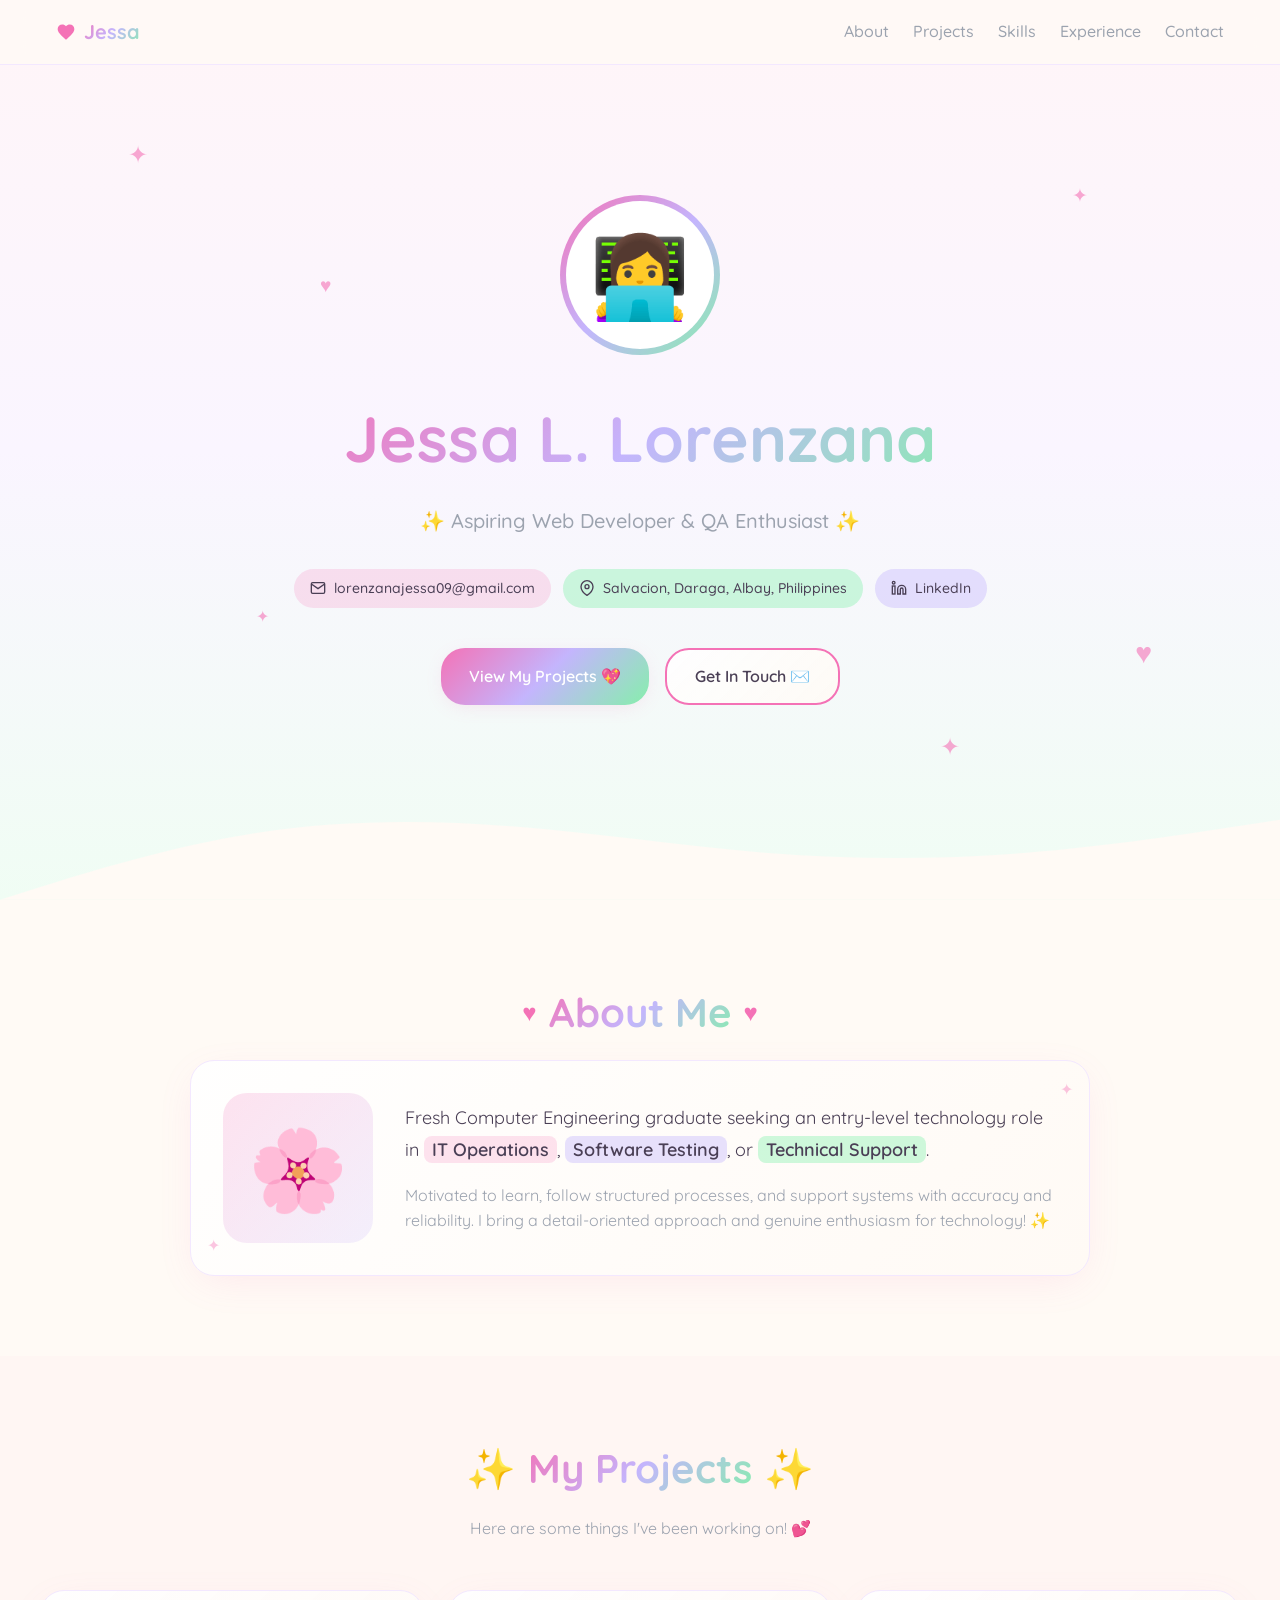
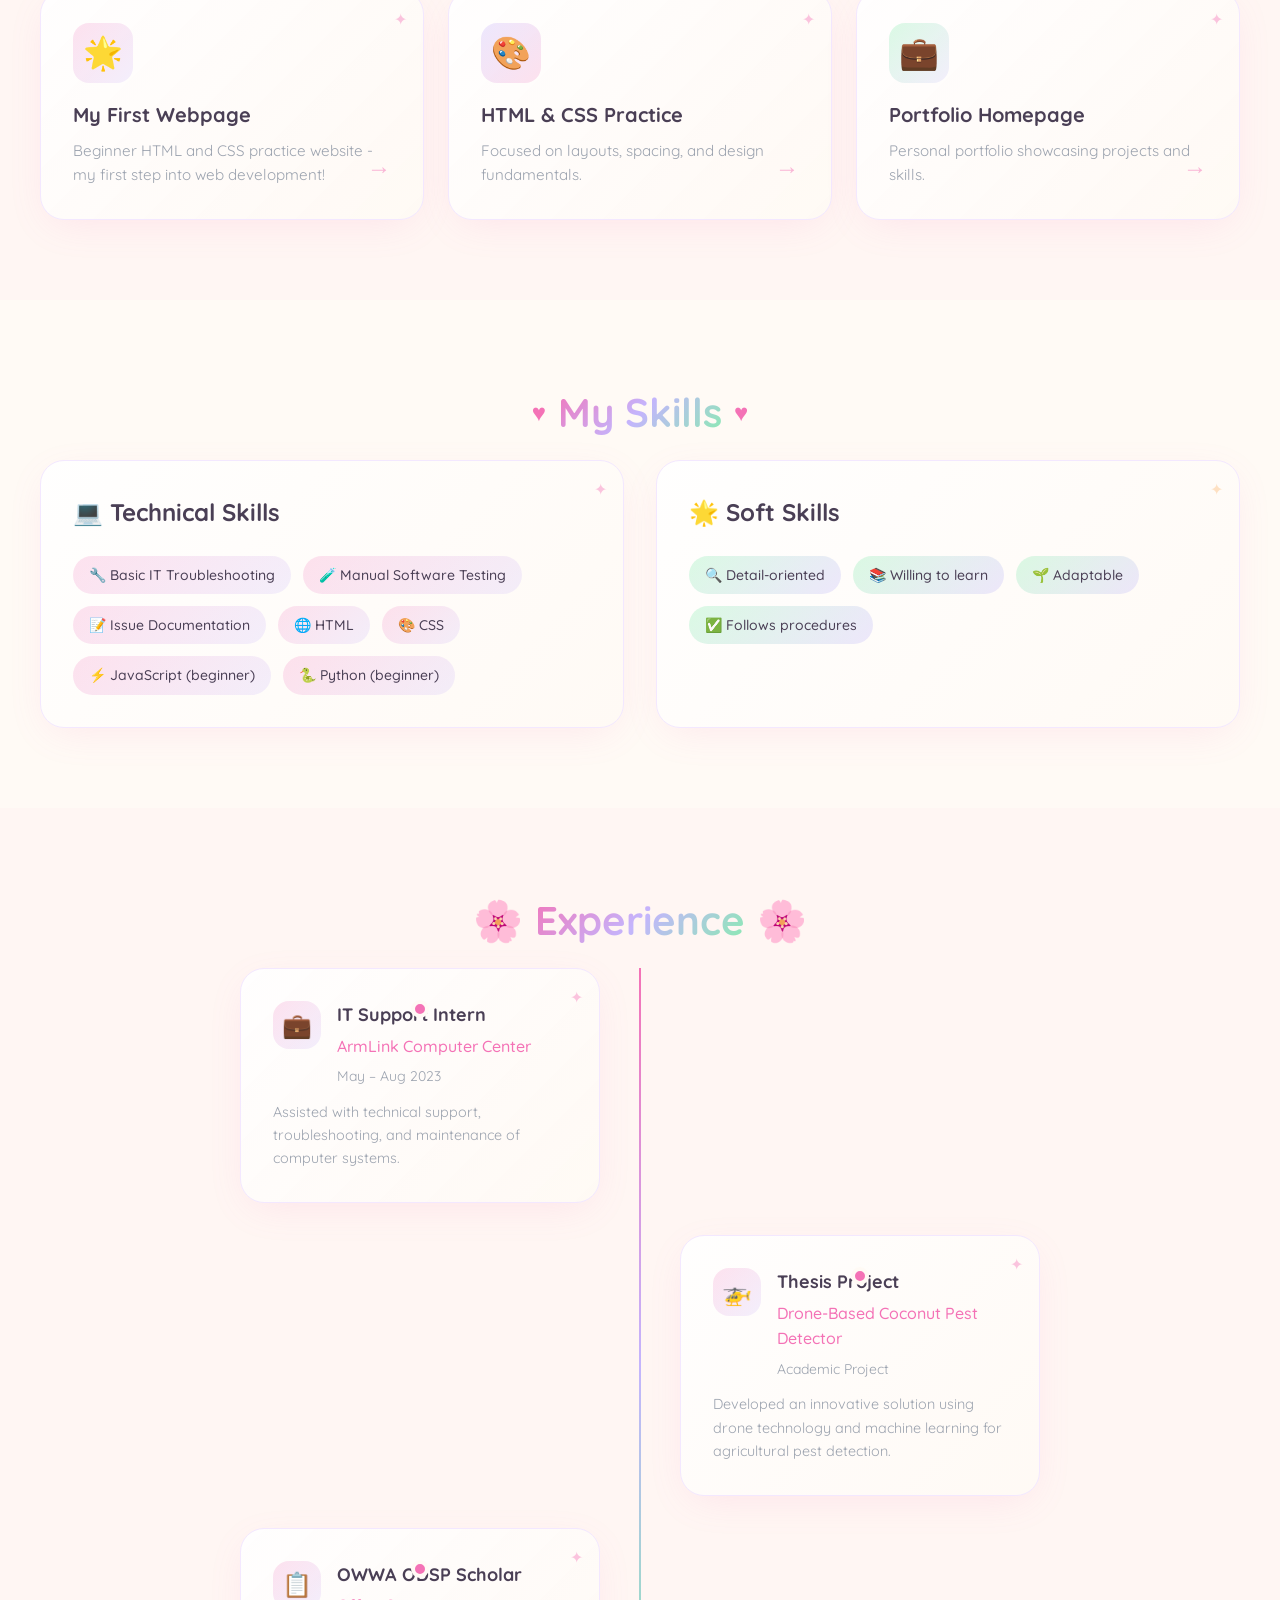
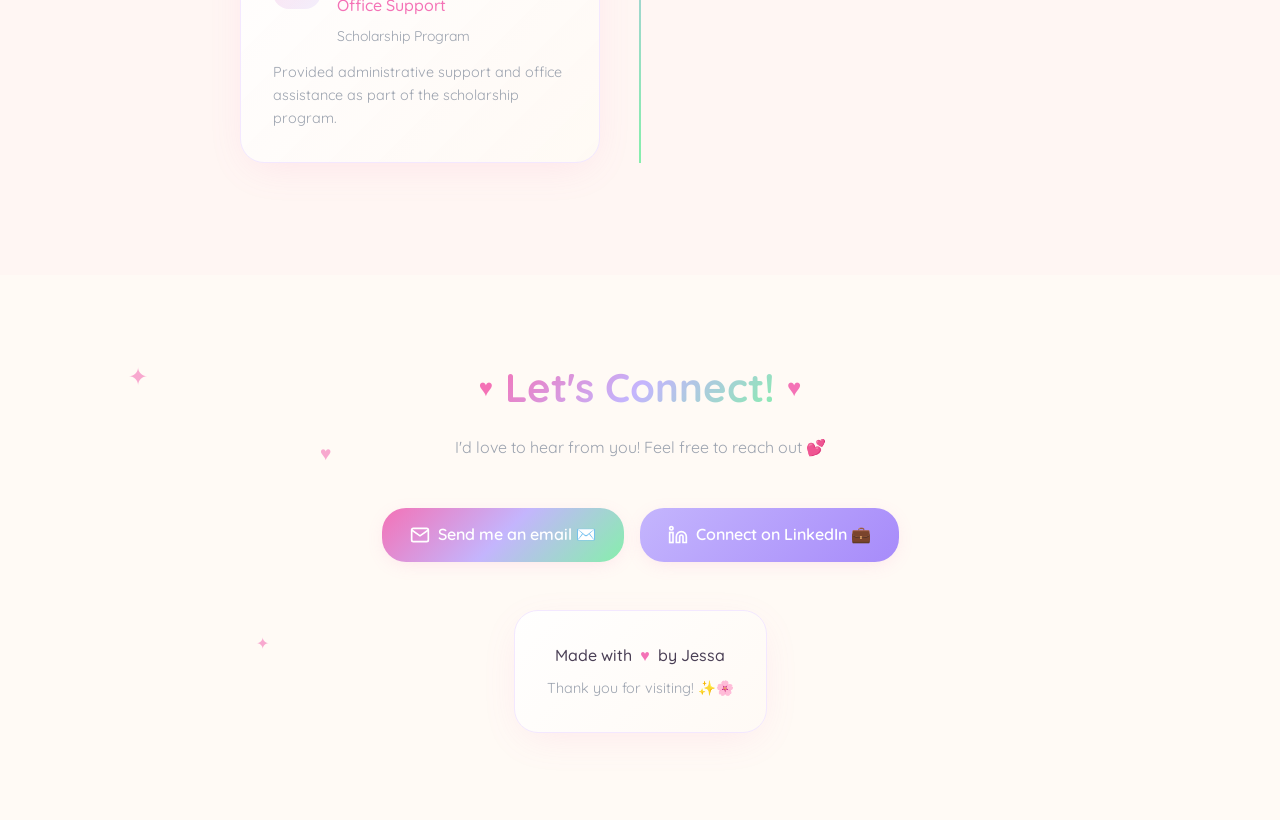
<file: index.html>
<!DOCTYPE html>
<html lang="en">

<head>
    <meta charset="UTF-8">
    <meta name="viewport" content="width=device-width, initial-scale=1.0">
    <title>Jessa L. Lorenzana | Portfolio</title>
    <meta name="description" content="Fresh Computer Engineering graduate - Aspiring Web Developer & QA Enthusiast">
    <link rel="preconnect" href="https://fonts.googleapis.com">
    <link rel="preconnect" href="https://fonts.gstatic.com" crossorigin>
    <link href="https://fonts.googleapis.com/css2?family=Quicksand:wght@400;500;600;700&display=swap" rel="stylesheet">
    <link rel="stylesheet" href="styles.css">
</head>

<body>
    <!-- Navigation -->
    <nav class="navbar">
        <div class="nav-container">
            <a href="#" class="nav-logo">
                <svg class="heart-icon small" viewBox="0 0 24 24" fill="currentColor">
                    <path
                        d="M12 21.35l-1.45-1.32C5.4 15.36 2 12.28 2 8.5 2 5.42 4.42 3 7.5 3c1.74 0 3.41.81 4.5 2.09C13.09 3.81 14.76 3 16.5 3 19.58 3 22 5.42 22 8.5c0 3.78-3.4 6.86-8.55 11.54L12 21.35z" />
                </svg>
                <span class="gradient-text">Jessa</span>
            </a>
            <div class="nav-links" id="navLinks">
                <a href="#about">About</a>
                <a href="#projects">Projects</a>
                <a href="#skills">Skills</a>
                <a href="#experience">Experience</a>
                <a href="#contact">Contact</a>
            </div>
            <button class="nav-toggle" id="navToggle" aria-label="Toggle menu">
                <span></span>
                <span></span>
                <span></span>
            </button>
        </div>
    </nav>

    <!-- Hero Section -->
    <section class="hero">
        <div class="sparkle sparkle-1">✦</div>
        <div class="sparkle sparkle-2">✦</div>
        <div class="sparkle sparkle-3">✦</div>
        <div class="heart heart-1">♥</div>
        <div class="heart heart-2">♥</div>
        <div class="sparkle sparkle-4">✦</div>

        <div class="hero-content">
            <div class="avatar-container">
                <div class="avatar">
                    <span>👩‍💻</span>
                </div>
            </div>
            <h1 class="gradient-text">Jessa L. Lorenzana</h1>
            <p class="tagline">✨ Aspiring Web Developer & QA Enthusiast ✨</p>

            <div class="contact-badges">
                <a href="mailto:lorenzanajessa09@gmail.com" class="badge badge-primary">
                    <svg class="badge-icon" viewBox="0 0 24 24" fill="none" stroke="currentColor" stroke-width="2">
                        <path d="M4 4h16c1.1 0 2 .9 2 2v12c0 1.1-.9 2-2 2H4c-1.1 0-2-.9-2-2V6c0-1.1.9-2 2-2z" />
                        <polyline points="22,6 12,13 2,6" />
                    </svg>
                    lorenzanajessa09@gmail.com
                </a>
                <span class="badge badge-mint">
                    <svg class="badge-icon" viewBox="0 0 24 24" fill="none" stroke="currentColor" stroke-width="2">
                        <path d="M21 10c0 7-9 13-9 13s-9-6-9-13a9 9 0 0 1 18 0z" />
                        <circle cx="12" cy="10" r="3" />
                    </svg>
                    Salvacion, Daraga, Albay, Philippines
                </span>
                <a href="https://www.linkedin.com/in/jessa-lorenzana-b511a9373" target="_blank"
                    rel="noopener noreferrer" class="badge badge-lavender">
                    <svg class="badge-icon" viewBox="0 0 24 24" fill="none" stroke="currentColor" stroke-width="2">
                        <path d="M16 8a6 6 0 0 1 6 6v7h-4v-7a2 2 0 0 0-2-2 2 2 0 0 0-2 2v7h-4v-7a6 6 0 0 1 6-6z" />
                        <rect x="2" y="9" width="4" height="12" />
                        <circle cx="4" cy="4" r="2" />
                    </svg>
                    LinkedIn
                </a>
            </div>

            <div class="cta-buttons">
                <a href="#projects" class="btn btn-primary">View My Projects 💖</a>
                <a href="#contact" class="btn btn-secondary">Get In Touch ✉️</a>
            </div>
        </div>

        <div class="hero-wave">
            <svg viewBox="0 0 1440 120" fill="none">
                <path
                    d="M0 120L48 105C96 90 192 60 288 45C384 30 480 30 576 37.5C672 45 768 60 864 67.5C960 75 1056 75 1152 67.5C1248 60 1344 45 1392 37.5L1440 30V120H1392C1344 120 1248 120 1152 120C1056 120 960 120 864 120C768 120 672 120 576 120C480 120 384 120 288 120C192 120 96 120 48 120H0Z"
                    fill="#fffaf5" />
            </svg>
        </div>
    </section>

    <!-- About Section -->
    <section id="about" class="section">
        <div class="container">
            <h2 class="section-title">
                <span class="heart-icon-text">♥</span>
                <span class="gradient-text">About Me</span>
                <span class="heart-icon-text">♥</span>
            </h2>

            <div class="kawaii-card about-card">
                <div class="sparkle-decor sparkle-top-right">✦</div>
                <div class="sparkle-decor sparkle-bottom-left">✦</div>

                <div class="about-content">
                    <div class="about-illustration">
                        <span>🌸</span>
                    </div>
                    <div class="about-text">
                        <p class="about-main">
                            Fresh Computer Engineering graduate seeking an entry-level technology role in
                            <span class="highlight highlight-primary">IT Operations</span>,
                            <span class="highlight highlight-lavender">Software Testing</span>, or
                            <span class="highlight highlight-mint">Technical Support</span>.
                        </p>
                        <p class="about-secondary">
                            Motivated to learn, follow structured processes, and support systems with accuracy and
                            reliability. I bring a detail-oriented approach and genuine enthusiasm for technology! ✨
                        </p>
                    </div>
                </div>
            </div>
        </div>
    </section>

    <!-- Projects Section -->
    <section id="projects" class="section section-muted">
        <div class="container">
            <h2 class="section-title">
                <span>✨</span>
                <span class="gradient-text">My Projects</span>
                <span>✨</span>
            </h2>
            <p class="section-subtitle">Here are some things I've been working on! 💕</p>

            <div class="projects-grid">
                <div class="project-card">
                    <div class="sparkle-decor sparkle-top-right">✦</div>
                    <div class="project-icon project-icon-primary">🌟</div>
                    <h3>My First Webpage</h3>
                    <p>Beginner HTML and CSS practice website - my first step into web development!</p>
                    <div class="project-arrow">→</div>
                </div>

                <div class="project-card">
                    <div class="sparkle-decor sparkle-top-right">✦</div>
                    <div class="project-icon project-icon-lavender">🎨</div>
                    <h3>HTML & CSS Practice</h3>
                    <p>Focused on layouts, spacing, and design fundamentals.</p>
                    <div class="project-arrow">→</div>
                </div>

                <div class="project-card">
                    <div class="sparkle-decor sparkle-top-right">✦</div>
                    <div class="project-icon project-icon-mint">💼</div>
                    <h3>Portfolio Homepage</h3>
                    <p>Personal portfolio showcasing projects and skills.</p>
                    <div class="project-arrow">→</div>
                </div>
            </div>
        </div>
    </section>

    <!-- Skills Section -->
    <section id="skills" class="section">
        <div class="container">
            <h2 class="section-title">
                <span class="heart-icon-text">♥</span>
                <span class="gradient-text">My Skills</span>
                <span class="heart-icon-text">♥</span>
            </h2>

            <div class="skills-grid">
                <div class="kawaii-card">
                    <div class="sparkle-decor sparkle-top-right">✦</div>
                    <h3 class="skills-title">💻 Technical Skills</h3>
                    <div class="skills-badges">
                        <span class="skill-badge skill-badge-tech">🔧 Basic IT Troubleshooting</span>
                        <span class="skill-badge skill-badge-tech">🧪 Manual Software Testing</span>
                        <span class="skill-badge skill-badge-tech">📝 Issue Documentation</span>
                        <span class="skill-badge skill-badge-tech">🌐 HTML</span>
                        <span class="skill-badge skill-badge-tech">🎨 CSS</span>
                        <span class="skill-badge skill-badge-tech">⚡ JavaScript (beginner)</span>
                        <span class="skill-badge skill-badge-tech">🐍 Python (beginner)</span>
                    </div>
                </div>

                <div class="kawaii-card">
                    <div class="sparkle-decor sparkle-top-right accent">✦</div>
                    <h3 class="skills-title">🌟 Soft Skills</h3>
                    <div class="skills-badges">
                        <span class="skill-badge skill-badge-soft">🔍 Detail-oriented</span>
                        <span class="skill-badge skill-badge-soft">📚 Willing to learn</span>
                        <span class="skill-badge skill-badge-soft">🌱 Adaptable</span>
                        <span class="skill-badge skill-badge-soft">✅ Follows procedures</span>
                    </div>
                </div>
            </div>
        </div>
    </section>

    <!-- Experience Section -->
    <section id="experience" class="section section-muted">
        <div class="container">
            <h2 class="section-title">
                <span>🌸</span>
                <span class="gradient-text">Experience</span>
                <span>🌸</span>
            </h2>

            <div class="timeline">
                <div class="timeline-line"></div>

                <div class="timeline-item timeline-left">
                    <div class="timeline-dot"></div>
                    <div class="kawaii-card timeline-card">
                        <div class="sparkle-decor sparkle-top-right">✦</div>
                        <div class="experience-header">
                            <div class="experience-icon">💼</div>
                            <div class="experience-info">
                                <h3>IT Support Intern</h3>
                                <p class="experience-company">ArmLink Computer Center</p>
                                <span class="experience-period">May – Aug 2023</span>
                            </div>
                        </div>
                        <p class="experience-description">Assisted with technical support, troubleshooting, and
                            maintenance of computer systems.</p>
                    </div>
                </div>

                <div class="timeline-item timeline-right">
                    <div class="timeline-dot"></div>
                    <div class="kawaii-card timeline-card">
                        <div class="sparkle-decor sparkle-top-right">✦</div>
                        <div class="experience-header">
                            <div class="experience-icon">🚁</div>
                            <div class="experience-info">
                                <h3>Thesis Project</h3>
                                <p class="experience-company">Drone-Based Coconut Pest Detector</p>
                                <span class="experience-period">Academic Project</span>
                            </div>
                        </div>
                        <p class="experience-description">Developed an innovative solution using drone technology and
                            machine learning for agricultural pest detection.</p>
                    </div>
                </div>

                <div class="timeline-item timeline-left">
                    <div class="timeline-dot"></div>
                    <div class="kawaii-card timeline-card">
                        <div class="sparkle-decor sparkle-top-right">✦</div>
                        <div class="experience-header">
                            <div class="experience-icon">📋</div>
                            <div class="experience-info">
                                <h3>OWWA ODSP Scholar</h3>
                                <p class="experience-company">Office Support</p>
                                <span class="experience-period">Scholarship Program</span>
                            </div>
                        </div>
                        <p class="experience-description">Provided administrative support and office assistance as part
                            of the scholarship program.</p>
                    </div>
                </div>
            </div>
        </div>
    </section>

    <!-- Contact Section -->
    <section id="contact" class="section">
        <div class="sparkle sparkle-1">✦</div>
        <div class="heart heart-1">♥</div>
        <div class="sparkle sparkle-3">✦</div>

        <div class="container contact-container">
            <h2 class="section-title">
                <span class="heart-icon-text">♥</span>
                <span class="gradient-text">Let's Connect!</span>
                <span class="heart-icon-text">♥</span>
            </h2>
            <p class="section-subtitle">I'd love to hear from you! Feel free to reach out 💕</p>

            <div class="contact-buttons">
                <a href="mailto:lorenzanajessa09@gmail.com" class="btn btn-primary">
                    <svg class="btn-icon" viewBox="0 0 24 24" fill="none" stroke="currentColor" stroke-width="2">
                        <path d="M4 4h16c1.1 0 2 .9 2 2v12c0 1.1-.9 2-2 2H4c-1.1 0-2-.9-2-2V6c0-1.1.9-2 2-2z" />
                        <polyline points="22,6 12,13 2,6" />
                    </svg>
                    Send me an email ✉️
                </a>
                <a href="https://www.linkedin.com/in/jessa-lorenzana-b511a9373" target="_blank"
                    rel="noopener noreferrer" class="btn btn-lavender">
                    <svg class="btn-icon" viewBox="0 0 24 24" fill="none" stroke="currentColor" stroke-width="2">
                        <path d="M16 8a6 6 0 0 1 6 6v7h-4v-7a2 2 0 0 0-2-2 2 2 0 0 0-2 2v7h-4v-7a6 6 0 0 1 6-6z" />
                        <rect x="2" y="9" width="4" height="12" />
                        <circle cx="4" cy="4" r="2" />
                    </svg>
                    Connect on LinkedIn 💼
                </a>
            </div>

            <div class="kawaii-card footer-card">
                <p class="footer-text">Made with <span class="heart-bounce">♥</span> by Jessa</p>
                <p class="footer-thanks">Thank you for visiting! ✨🌸</p>
            </div>
        </div>
    </section>

    <script src="script.js"></script>
</body>

</html>
</file>
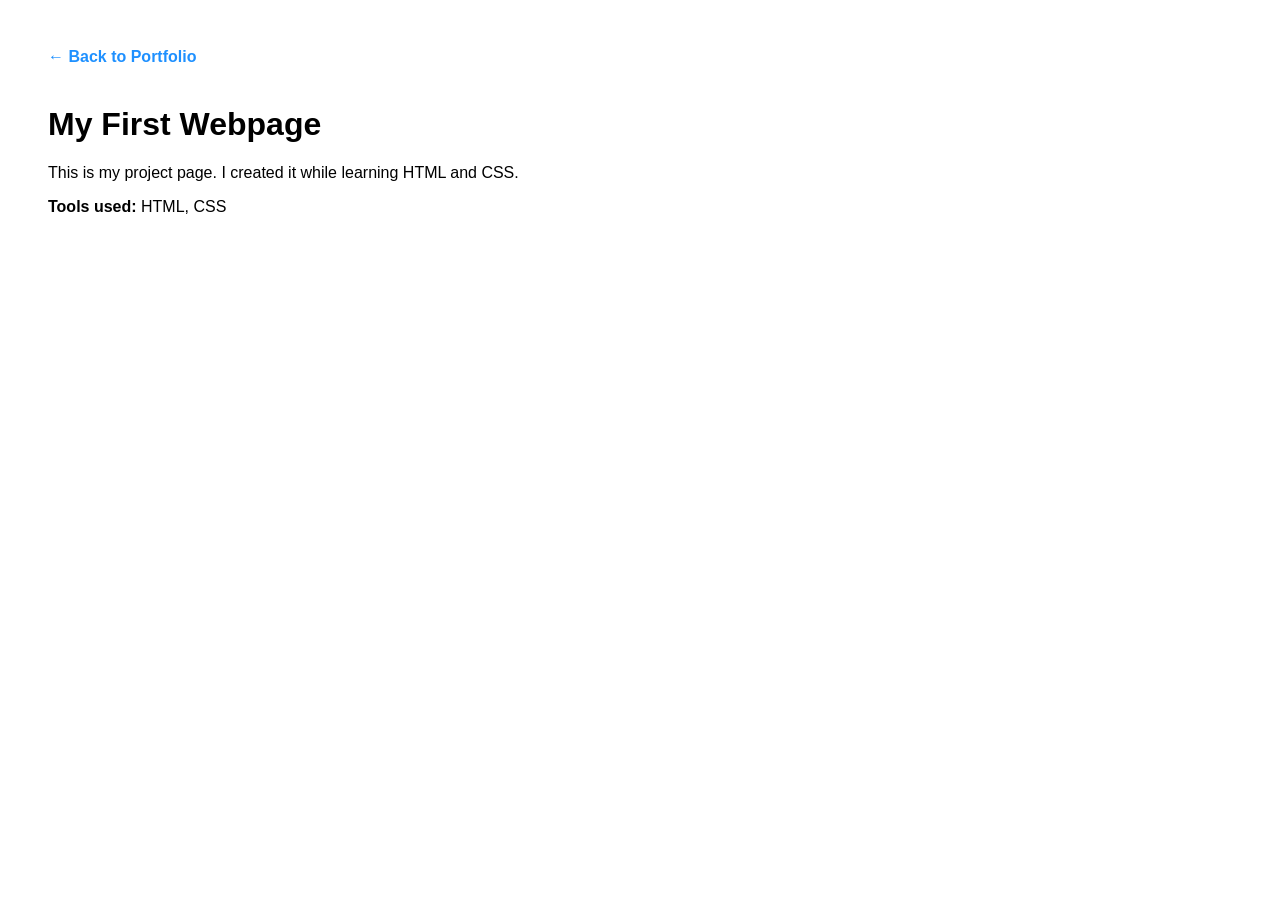
<file: project-1.html>
<!DOCTYPE html>
<html lang="en">

<head>
    <meta charset="UTF-8">
    <title>My First Webpage</title>

    <style>
        body {
            font-family: Arial, sans-serif;
            padding: 40px;
        }

        a {
            text-decoration: none;
            color: #1e90ff;
            font-weight: bold;
        }

        header {
            margin-bottom: 40px;
        }

        header a {
            text-decoration: none;
            color: #1e90ff;
            font-weight: bold;
        }
    </style>
</head>

<body>
    <header>
        <a href="index.html">← Back to Portfolio</a>
    </header>

    <h1>My First Webpage</h1>
    <p>
        This is my project page.
        I created it while learning HTML and CSS.
    </p>

    <p>
        <strong>Tools used:</strong> HTML, CSS
    </p>

</body>

</html>
</file>
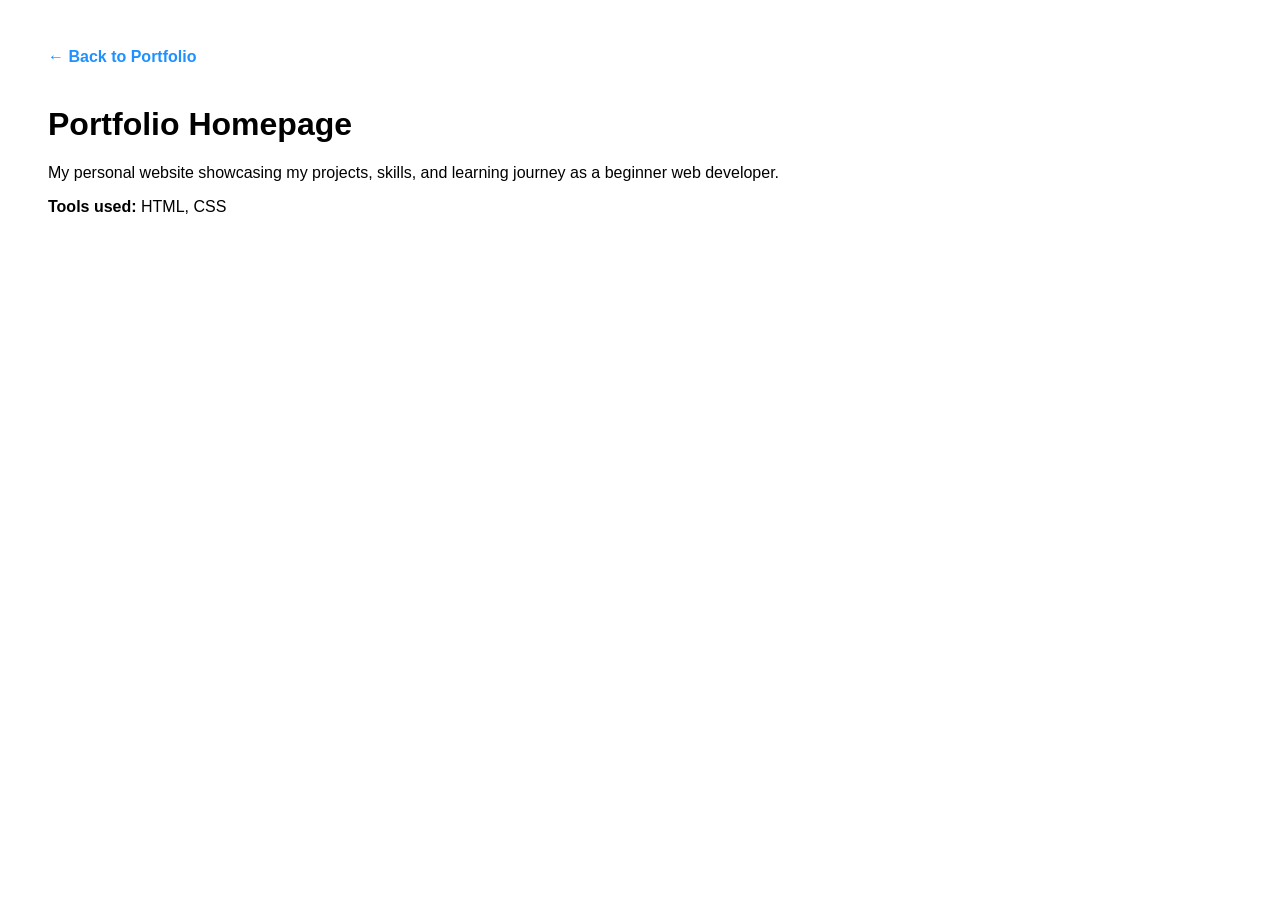
<file: project-2.html>
<!DOCTYPE html>
<html lang="en">

<head>
    <meta charset="UTF-8">
    <title>My First Webpage</title>

    <style>
        body {
            font-family: Arial, sans-serif;
            padding: 40px;
        }

        a {
            text-decoration: none;
            color: #1e90ff;
            font-weight: bold;
        }

        header {
            margin-bottom: 40px;
        }

        header a {
            text-decoration: none;
            color: #1e90ff;
            font-weight: bold;
        }
    </style>
</head>

<body>
    <header>
        <a href="index.html">← Back to Portfolio</a>
    </header>

    <h1>Portfolio Homepage</h1>
    <p>
        My personal website showcasing my projects,
        skills, and learning journey as a beginner web developer.
    </p>

    <p>
        <strong>Tools used:</strong> HTML, CSS
    </p>

</body>

</html>
</file>
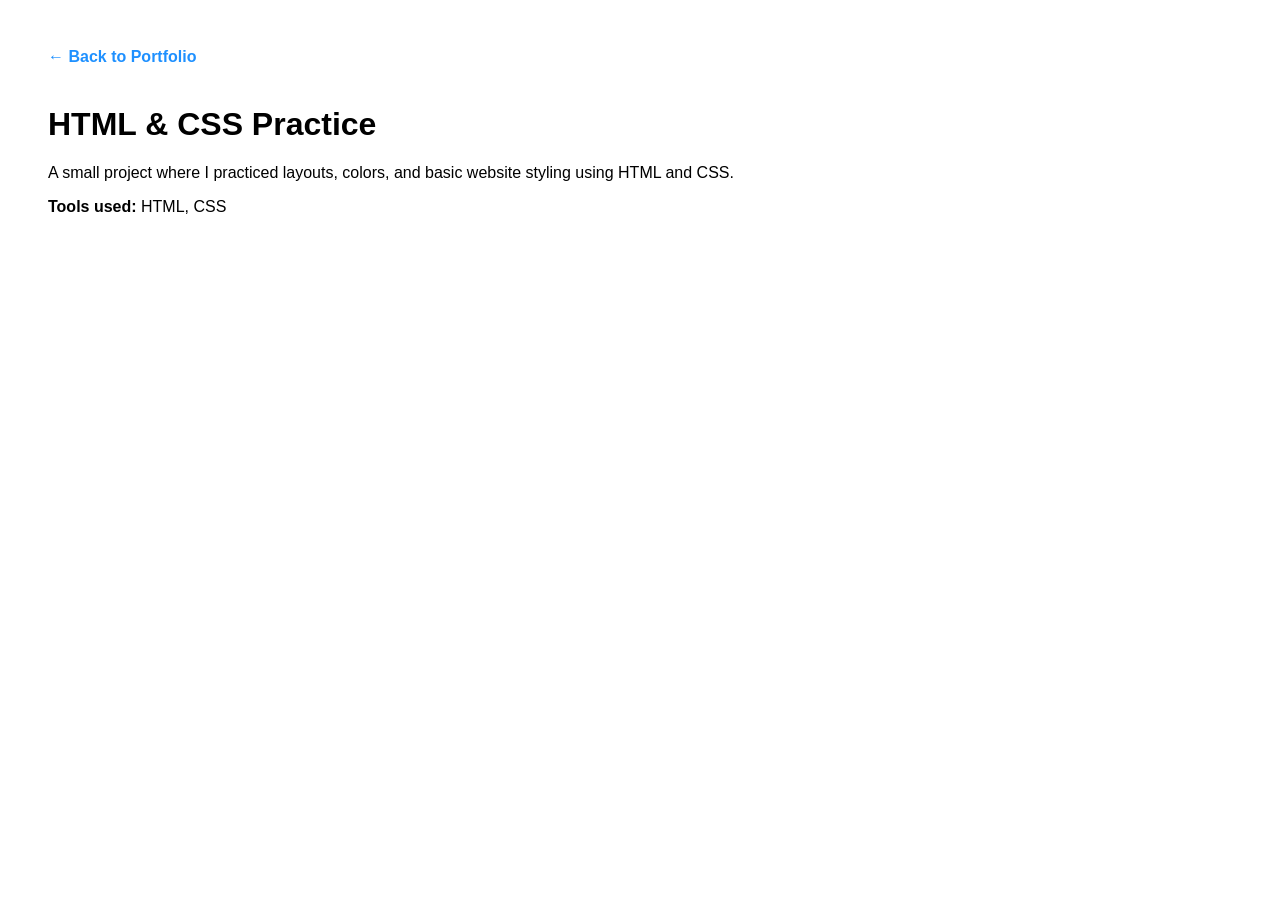
<file: project-3.html>
<!DOCTYPE html>
<html lang="en">

<head>
    <meta charset="UTF-8">
    <title>My First Webpage</title>

    <style>
        body {
            font-family: Arial, sans-serif;
            padding: 40px;
        }

        a {
            text-decoration: none;
            color: #1e90ff;
            font-weight: bold;
        }

        header {
            margin-bottom: 40px;
        }

        header a {
            text-decoration: none;
            color: #1e90ff;
            font-weight: bold;
        }
    </style>
</head>

<body>
    <header>
        <a href="index.html">← Back to Portfolio</a>
    </header>

    <h1>HTML & CSS Practice</h1>
    <p>
        A small project where I practiced layouts, colors,
        and basic website styling using HTML and CSS.
    </p>

    <p>
        <strong>Tools used:</strong> HTML, CSS
    </p>

</body>

</html>
</file>
<file: styles.css>
/* ========================================
   Kawaii Portfolio - Jessa L. Lorenzana
   ======================================== */

/* CSS Variables / Design Tokens */
:root {
    --primary: #f472b6;
    --primary-light: #fbcfe8;
    --secondary: #c4b5fd;
    --accent: #fdba74;
    --lavender: #c4b5fd;
    --mint: #86efac;
    --peach: #fecaca;
    --background: #fffaf5;
    --card: #ffffff;
    --foreground: #4a3f55;
    --muted: #9ca3af;
    --border: #f3e8ff;

    --gradient-primary: linear-gradient(135deg, #f472b6 0%, #c4b5fd 50%, #86efac 100%);
    --gradient-hero: linear-gradient(180deg, #fff5f8 0%, #faf5ff 50%, #f0fdf4 100%);
    --gradient-card: linear-gradient(135deg, rgba(255, 255, 255, 0.9) 0%, rgba(255, 250, 245, 0.95) 100%);

    --shadow-soft: 0 4px 20px -5px rgba(244, 114, 182, 0.2);
    --shadow-card: 0 10px 40px -10px rgba(244, 114, 182, 0.15);

    --radius: 1.5rem;
    --radius-sm: 1rem;
}

/* Reset & Base */
* {
    margin: 0;
    padding: 0;
    box-sizing: border-box;
}

html {
    scroll-behavior: smooth;
}

body {
    font-family: 'Quicksand', sans-serif;
    background-color: var(--background);
    color: var(--foreground);
    line-height: 1.6;
    overflow-x: hidden;
}

/* Typography */
h1,
h2,
h3 {
    font-weight: 700;
}

.gradient-text {
    background: var(--gradient-primary);
    -webkit-background-clip: text;
    -webkit-text-fill-color: transparent;
    background-clip: text;
}

/* ========================================
   Navigation
   ======================================== */
.navbar {
    position: fixed;
    top: 0;
    left: 0;
    right: 0;
    z-index: 1000;
    background: rgba(255, 250, 245, 0.8);
    backdrop-filter: blur(12px);
    border-bottom: 1px solid var(--border);
}

.nav-container {
    max-width: 1200px;
    margin: 0 auto;
    padding: 0 1rem;
    display: flex;
    align-items: center;
    justify-content: space-between;
    height: 64px;
}

.nav-logo {
    display: flex;
    align-items: center;
    gap: 0.5rem;
    font-size: 1.25rem;
    font-weight: 700;
    text-decoration: none;
    color: var(--foreground);
}

.heart-icon {
    width: 24px;
    height: 24px;
    color: var(--primary);
}

.heart-icon.small {
    width: 20px;
    height: 20px;
}

.nav-links {
    display: flex;
    gap: 1.5rem;
}

.nav-links a {
    text-decoration: none;
    color: var(--muted);
    font-weight: 500;
    transition: color 0.3s ease;
}

.nav-links a:hover {
    color: var(--primary);
}

.nav-toggle {
    display: none;
    flex-direction: column;
    gap: 5px;
    background: none;
    border: none;
    cursor: pointer;
    padding: 0.5rem;
}

.nav-toggle span {
    width: 24px;
    height: 2px;
    background: var(--foreground);
    border-radius: 2px;
    transition: all 0.3s ease;
}

/* ========================================
   Hero Section
   ======================================== */
.hero {
    position: relative;
    min-height: 100vh;
    display: flex;
    align-items: center;
    justify-content: center;
    background: var(--gradient-hero);
    overflow: hidden;
    padding: 5rem 1rem;
}

.hero-content {
    text-align: center;
    max-width: 800px;
    position: relative;
    z-index: 10;
}

/* Avatar */
.avatar-container {
    margin-bottom: 2rem;
}

.avatar {
    width: 140px;
    height: 140px;
    margin: 0 auto;
    border-radius: 50%;
    background: var(--gradient-primary);
    padding: 6px;
    animation: float 3s ease-in-out infinite;
}

.avatar>span {
    display: flex;
    align-items: center;
    justify-content: center;
    width: 100%;
    height: 100%;
    background: var(--card);
    border-radius: 50%;
    font-size: 4rem;
}

.hero h1 {
    font-size: 3rem;
    margin-bottom: 1rem;
}

.tagline {
    font-size: 1.25rem;
    color: var(--muted);
    margin-bottom: 2rem;
    font-weight: 500;
}

/* Floating Decorations */
.sparkle,
.heart {
    position: absolute;
    font-size: 1.5rem;
    opacity: 0.6;
}

.sparkle {
    color: var(--primary);
}

.heart {
    color: var(--primary);
}

.sparkle-1 {
    top: 15%;
    left: 10%;
    animation: sparkle 2s ease-in-out infinite;
}

.sparkle-2 {
    top: 20%;
    right: 15%;
    animation: sparkle 2s ease-in-out infinite 0.5s;
    font-size: 1.2rem;
}

.sparkle-3 {
    bottom: 30%;
    left: 20%;
    animation: float 4s ease-in-out infinite 1s;
    font-size: 1rem;
}

.sparkle-4 {
    bottom: 15%;
    right: 25%;
    animation: sparkle 2s ease-in-out infinite 1.5s;
}

.heart-1 {
    top: 30%;
    left: 25%;
    animation: float 3s ease-in-out infinite;
    font-size: 1.2rem;
}

.heart-2 {
    bottom: 25%;
    right: 10%;
    animation: bounce-soft 2s ease-in-out infinite;
    font-size: 1.8rem;
}

/* Contact Badges */
.contact-badges {
    display: flex;
    flex-wrap: wrap;
    justify-content: center;
    gap: 0.75rem;
    margin-bottom: 2.5rem;
}

.badge {
    display: inline-flex;
    align-items: center;
    padding: 0.5rem 1rem;
    border-radius: 9999px;
    font-size: 0.875rem;
    font-weight: 500;
    text-decoration: none;
    transition: all 0.3s ease;
}

.badge-icon {
    width: 16px;
    height: 16px;
    margin-right: 0.5rem;
}

.badge-primary {
    background: rgba(244, 114, 182, 0.2);
    color: var(--foreground);
}

.badge-primary:hover {
    background: rgba(244, 114, 182, 0.3);
}

.badge-mint {
    background: rgba(134, 239, 172, 0.4);
    color: var(--foreground);
}

.badge-lavender {
    background: rgba(196, 181, 253, 0.4);
    color: var(--foreground);
}

.badge-lavender:hover {
    background: rgba(196, 181, 253, 0.6);
}

/* CTA Buttons */
.cta-buttons {
    display: flex;
    flex-wrap: wrap;
    justify-content: center;
    gap: 1rem;
}

.btn {
    display: inline-flex;
    align-items: center;
    justify-content: center;
    gap: 0.5rem;
    padding: 0.875rem 1.75rem;
    border-radius: var(--radius);
    font-size: 1rem;
    font-weight: 600;
    text-decoration: none;
    transition: all 0.3s ease;
    cursor: pointer;
    border: none;
}

.btn-icon {
    width: 20px;
    height: 20px;
}

.btn-primary {
    background: var(--gradient-primary);
    color: white;
    box-shadow: var(--shadow-soft);
}

.btn-primary:hover {
    transform: translateY(-2px) scale(1.02);
    box-shadow: var(--shadow-card);
}

.btn-secondary {
    background: var(--gradient-card);
    color: var(--foreground);
    border: 2px solid var(--primary);
}

.btn-secondary:hover {
    background: rgba(244, 114, 182, 0.1);
}

.btn-lavender {
    background: linear-gradient(135deg, #c4b5fd 0%, #a78bfa 100%);
    color: white;
    box-shadow: var(--shadow-soft);
}

.btn-lavender:hover {
    transform: translateY(-2px) scale(1.02);
}

/* Hero Wave */
.hero-wave {
    position: absolute;
    bottom: 0;
    left: 0;
    right: 0;
    line-height: 0;
}

.hero-wave svg {
    width: 100%;
}

/* ========================================
   Sections
   ======================================== */
.section {
    padding: 5rem 1rem;
    position: relative;
}

.section-muted {
    background: rgba(244, 114, 182, 0.03);
}

.container {
    max-width: 1200px;
    margin: 0 auto;
}

.section-title {
    display: flex;
    align-items: center;
    justify-content: center;
    gap: 0.75rem;
    font-size: 2rem;
    margin-bottom: 1rem;
    text-align: center;
}

.heart-icon-text {
    color: var(--primary);
    font-size: 1.5rem;
}

.section-subtitle {
    text-align: center;
    color: var(--muted);
    margin-bottom: 3rem;
}

/* ========================================
   Kawaii Card
   ======================================== */
.kawaii-card {
    background: var(--gradient-card);
    border: 1px solid var(--border);
    border-radius: var(--radius);
    padding: 2rem;
    box-shadow: var(--shadow-card);
    position: relative;
    overflow: hidden;
    transition: transform 0.3s ease;
}

.kawaii-card:hover {
    transform: translateY(-2px);
}

.sparkle-decor {
    position: absolute;
    color: var(--primary);
    opacity: 0.4;
    font-size: 1rem;
    animation: sparkle 2s ease-in-out infinite;
}

.sparkle-decor.accent {
    color: var(--accent);
}

.sparkle-top-right {
    top: 1rem;
    right: 1rem;
}

.sparkle-bottom-left {
    bottom: 1rem;
    left: 1rem;
    animation: float 4s ease-in-out infinite;
}

/* ========================================
   About Section
   ======================================== */
.about-card {
    max-width: 900px;
    margin: 0 auto;
}

.about-content {
    display: flex;
    flex-direction: column;
    align-items: center;
    gap: 2rem;
}

.about-illustration {
    width: 150px;
    height: 150px;
    border-radius: var(--radius);
    background: linear-gradient(135deg, rgba(244, 114, 182, 0.2), rgba(196, 181, 253, 0.2));
    display: flex;
    align-items: center;
    justify-content: center;
    flex-shrink: 0;
}

.about-illustration span {
    font-size: 5rem;
}

.about-text {
    text-align: center;
}

.about-main {
    font-size: 1.125rem;
    line-height: 1.8;
    margin-bottom: 1rem;
}

.about-secondary {
    color: var(--muted);
}

.highlight {
    font-weight: 600;
    padding: 0.125rem 0.5rem;
    border-radius: 0.5rem;
}

.highlight-primary {
    background: rgba(244, 114, 182, 0.2);
}

.highlight-lavender {
    background: rgba(196, 181, 253, 0.4);
}

.highlight-mint {
    background: rgba(134, 239, 172, 0.4);
}

/* ========================================
   Projects Section
   ======================================== */
.projects-grid {
    display: grid;
    grid-template-columns: repeat(auto-fit, minmax(300px, 1fr));
    gap: 1.5rem;
}

.project-card {
    background: var(--gradient-card);
    border: 1px solid var(--border);
    border-radius: var(--radius);
    padding: 2rem;
    box-shadow: var(--shadow-card);
    position: relative;
    overflow: hidden;
    transition: all 0.3s ease;
    cursor: pointer;
}

.project-card:hover {
    transform: translateY(-4px) scale(1.02);
}

.project-card:hover .project-arrow {
    transform: translateX(5px);
    opacity: 1;
}

.project-icon {
    width: 60px;
    height: 60px;
    border-radius: 1rem;
    display: flex;
    align-items: center;
    justify-content: center;
    font-size: 2rem;
    margin-bottom: 1rem;
}

.project-icon-primary {
    background: linear-gradient(135deg, rgba(244, 114, 182, 0.2), rgba(196, 181, 253, 0.2));
}

.project-icon-lavender {
    background: linear-gradient(135deg, rgba(196, 181, 253, 0.3), rgba(244, 114, 182, 0.2));
}

.project-icon-mint {
    background: linear-gradient(135deg, rgba(134, 239, 172, 0.3), rgba(196, 181, 253, 0.2));
}

.project-card h3 {
    font-size: 1.25rem;
    margin-bottom: 0.5rem;
}

.project-card p {
    color: var(--muted);
    font-size: 0.95rem;
}

.project-arrow {
    position: absolute;
    bottom: 2rem;
    right: 2rem;
    font-size: 1.5rem;
    color: var(--primary);
    opacity: 0.5;
    transition: all 0.3s ease;
}

/* ========================================
   Skills Section
   ======================================== */
.skills-grid {
    display: grid;
    grid-template-columns: repeat(auto-fit, minmax(300px, 1fr));
    gap: 2rem;
}

.skills-title {
    font-size: 1.5rem;
    margin-bottom: 1.5rem;
    display: flex;
    align-items: center;
    gap: 0.5rem;
}

.skills-badges {
    display: flex;
    flex-wrap: wrap;
    gap: 0.75rem;
}

.skill-badge {
    display: inline-flex;
    align-items: center;
    padding: 0.5rem 1rem;
    border-radius: 9999px;
    font-size: 0.875rem;
    font-weight: 500;
    transition: transform 0.3s ease;
    cursor: default;
}

.skill-badge:hover {
    transform: scale(1.05);
}

.skill-badge-tech {
    background: linear-gradient(135deg, rgba(244, 114, 182, 0.2), rgba(196, 181, 253, 0.2));
}

.skill-badge-soft {
    background: linear-gradient(135deg, rgba(134, 239, 172, 0.3), rgba(196, 181, 253, 0.3));
}

/* ========================================
   Experience Section
   ======================================== */
.timeline {
    position: relative;
    max-width: 800px;
    margin: 0 auto;
}

.timeline-line {
    position: absolute;
    left: 24px;
    top: 0;
    bottom: 0;
    width: 2px;
    background: var(--gradient-primary);
}

.timeline-item {
    position: relative;
    padding-left: 60px;
    margin-bottom: 2rem;
}

.timeline-dot {
    position: absolute;
    left: 16px;
    top: 2rem;
    width: 18px;
    height: 18px;
    border-radius: 50%;
    background: var(--primary);
    border: 4px solid var(--background);
    z-index: 10;
}

.timeline-card {
    transition: transform 0.3s ease;
}

.timeline-card:hover {
    transform: scale(1.02);
}

.experience-header {
    display: flex;
    gap: 1rem;
    margin-bottom: 0.75rem;
}

.experience-icon {
    width: 48px;
    height: 48px;
    border-radius: 1rem;
    background: linear-gradient(135deg, rgba(244, 114, 182, 0.2), rgba(196, 181, 253, 0.2));
    display: flex;
    align-items: center;
    justify-content: center;
    font-size: 1.5rem;
    flex-shrink: 0;
}

.experience-info h3 {
    font-size: 1.125rem;
    margin-bottom: 0.25rem;
}

.experience-company {
    color: var(--primary);
    font-weight: 500;
    margin-bottom: 0.25rem;
}

.experience-period {
    font-size: 0.875rem;
    color: var(--muted);
}

.experience-description {
    color: var(--muted);
    font-size: 0.9rem;
    margin-top: 0.5rem;
}

/* ========================================
   Contact Section
   ======================================== */
.contact-container {
    text-align: center;
    max-width: 600px;
}

.contact-buttons {
    display: flex;
    flex-wrap: wrap;
    justify-content: center;
    gap: 1rem;
    margin-bottom: 3rem;
}

.footer-card {
    display: inline-block;
}

.footer-text {
    display: flex;
    align-items: center;
    justify-content: center;
    gap: 0.5rem;
    font-weight: 500;
}

.heart-bounce {
    color: var(--primary);
    animation: bounce-soft 1s ease-in-out infinite;
}

.footer-thanks {
    color: var(--muted);
    font-size: 0.9rem;
    margin-top: 0.5rem;
}

/* ========================================
   Animations
   ======================================== */
@keyframes float {

    0%,
    100% {
        transform: translateY(0);
    }

    50% {
        transform: translateY(-10px);
    }
}

@keyframes sparkle {

    0%,
    100% {
        opacity: 0.4;
        transform: scale(1);
    }

    50% {
        opacity: 1;
        transform: scale(1.2);
    }
}

@keyframes bounce-soft {

    0%,
    100% {
        transform: translateY(0);
    }

    50% {
        transform: translateY(-5px);
    }
}

@keyframes wiggle {

    0%,
    100% {
        transform: rotate(-3deg);
    }

    50% {
        transform: rotate(3deg);
    }
}

/* ========================================
   Responsive Design
   ======================================== */
@media (min-width: 768px) {
    .hero h1 {
        font-size: 4rem;
    }

    .avatar {
        width: 160px;
        height: 160px;
    }

    .avatar>span {
        font-size: 5rem;
    }

    .about-content {
        flex-direction: row;
        text-align: left;
    }

    .about-text {
        text-align: left;
    }

    .timeline-line {
        left: 50%;
        transform: translateX(-50%);
    }

    .timeline-item {
        padding-left: 0;
        width: 45%;
    }

    .timeline-left {
        margin-right: auto;
    }

    .timeline-right {
        margin-left: auto;
    }

    .timeline-dot {
        left: 50%;
        transform: translateX(-50%);
    }

    .section-title {
        font-size: 2.5rem;
    }
}

@media (max-width: 768px) {
    .nav-links {
        display: none;
        position: absolute;
        top: 64px;
        left: 0;
        right: 0;
        background: rgba(255, 250, 245, 0.98);
        backdrop-filter: blur(12px);
        border-bottom: 1px solid var(--border);
        flex-direction: column;
        padding: 1rem;
    }

    .nav-links.active {
        display: flex;
    }

    .nav-links a {
        padding: 0.75rem 0;
    }

    .nav-toggle {
        display: flex;
    }

    .nav-toggle.active span:nth-child(1) {
        transform: rotate(45deg) translate(5px, 5px);
    }

    .nav-toggle.active span:nth-child(2) {
        opacity: 0;
    }

    .nav-toggle.active span:nth-child(3) {
        transform: rotate(-45deg) translate(5px, -5px);
    }

    .hero h1 {
        font-size: 2rem;
    }

    .tagline {
        font-size: 1rem;
    }

    .contact-badges {
        flex-direction: column;
        align-items: center;
    }

    .cta-buttons {
        flex-direction: column;
    }

    .btn {
        width: 100%;
        max-width: 300px;
    }

    .section {
        padding: 3rem 1rem;
    }

    .contact-buttons {
        flex-direction: column;
        align-items: center;
    }
}
</file>
